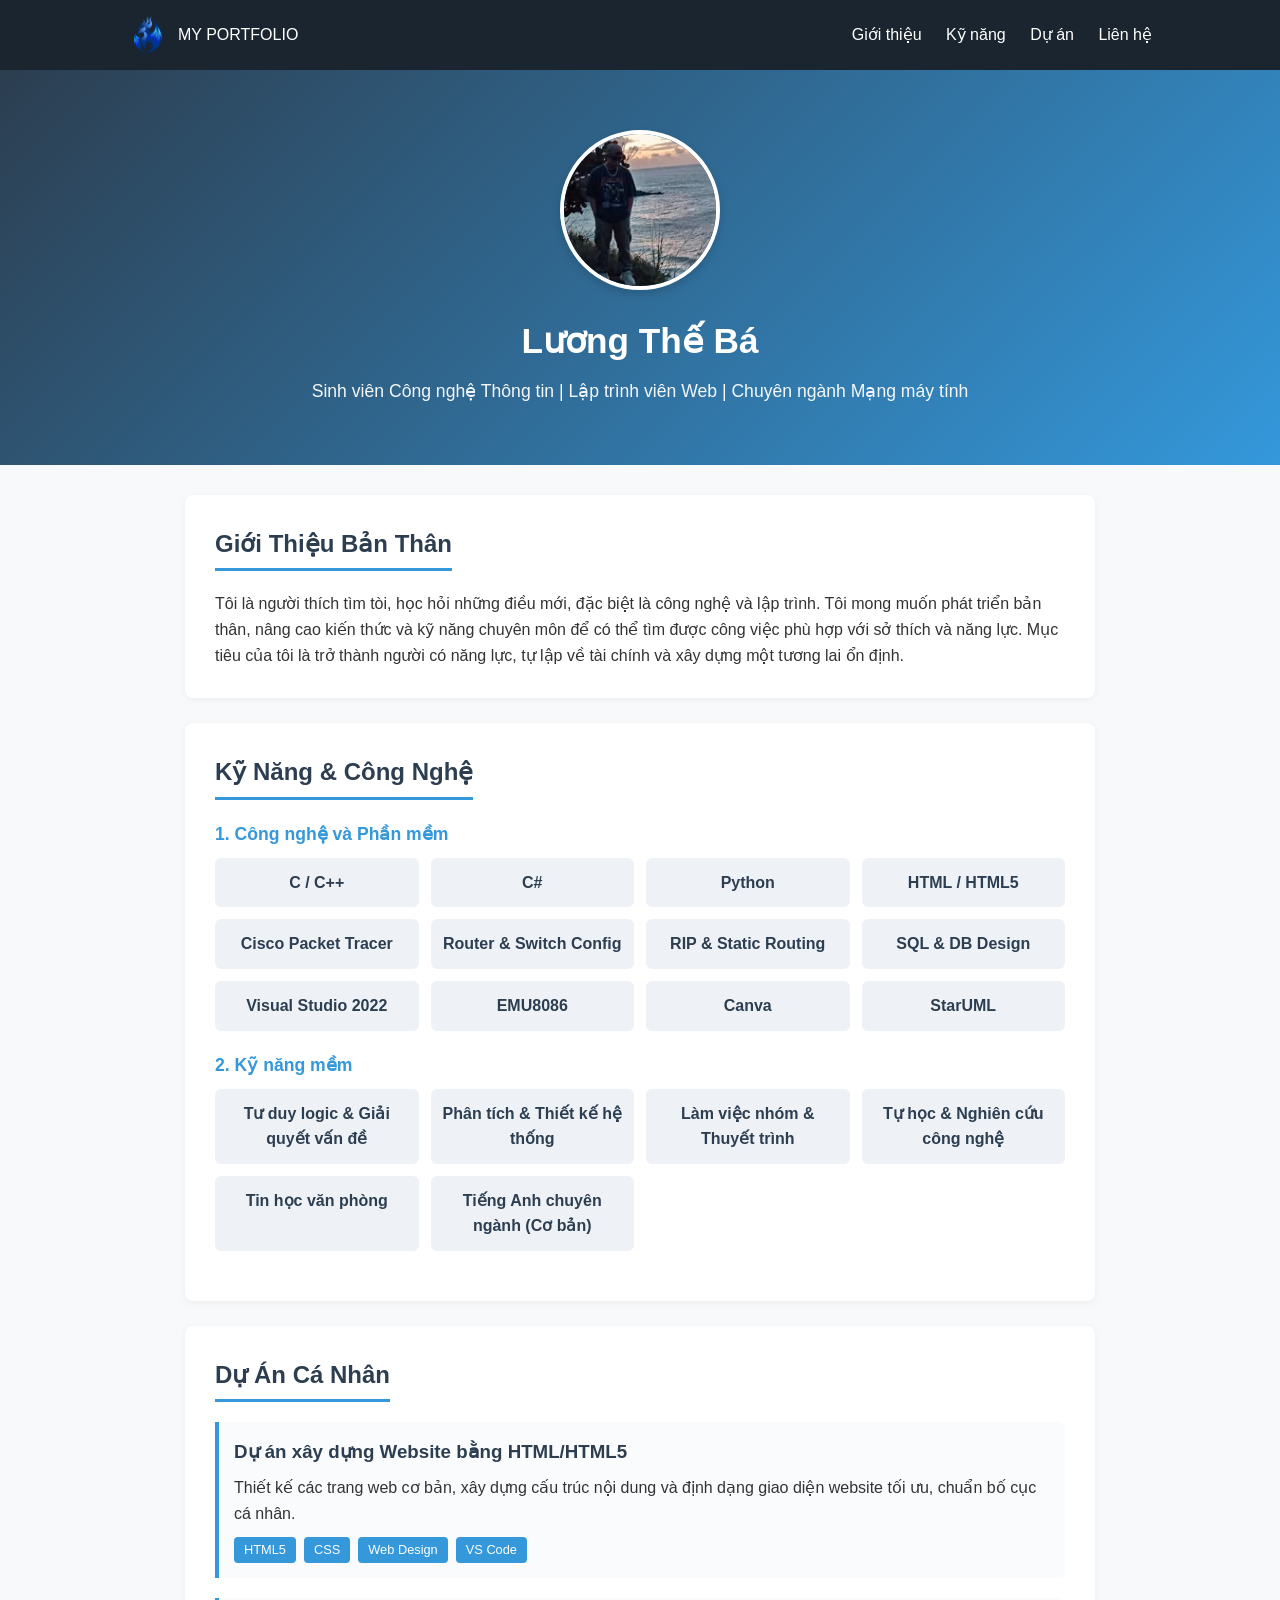
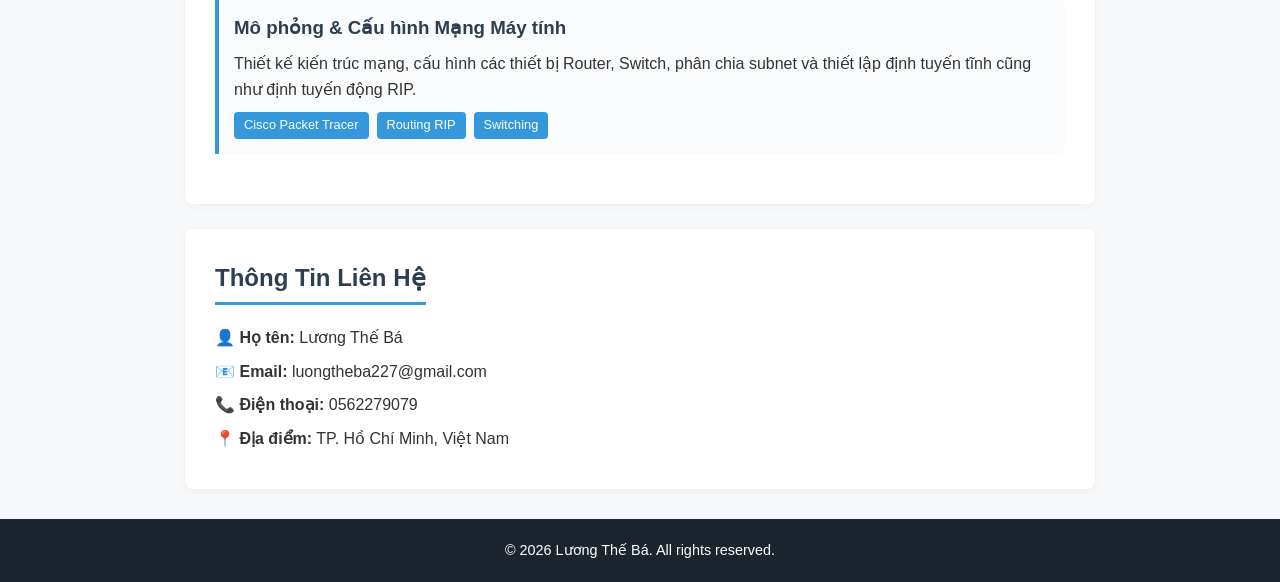
<file: CV-LuongTheBa/index.html>
<!DOCTYPE html>
<html lang="vi">
<head>
    <meta charset="UTF-8">
    <meta name="viewport" content="width=device-width, initial-scale=1.0">
    <title>Portfolio - Lương Thế Bá</title>
    <style>
        * {
            box-sizing: border-box;
            margin: 0;
            padding: 0;
        }
        body {
            font-family: 'Segoe UI', Tahoma, Geneva, Verdana, sans-serif;
            line-height: 1.6;
            color: #333;
            background-color: #f8f9fa;
        }
        header {
            background-color: #1a252f;
            color: #fff;
            padding: 15px 10%;
            display: flex;
            justify-content: space-between;
            align-items: center;
            position: sticky;
            top: 0;
            z-index: 100;
        }
        .logo-container {
            display: flex;
            align-items: center;
            gap: 10px;
        }
        .logo-container img {
            width: 40px;
            height: 40px;
            border-radius: 50%;
            object-fit: cover;
        }
        nav a {
            color: #fff;
            text-decoration: none;
            margin-left: 20px;
            font-weight: 500;
        }
        nav a:hover {
            color: #3498db;
        }
        .hero {
            background: linear-gradient(135deg, #2c3e50, #3498db);
            color: #fff;
            text-align: center;
            padding: 60px 20px;
        }
        .avatar {
            width: 160px;
            height: 160px;
            border-radius: 50%;
            object-fit: cover;
            border: 4px solid #fff;
            margin-bottom: 15px;
            box-shadow: 0 4px 10px rgba(0,0,0,0.15);
        }
        .hero h1 { 
            font-size: 2.2rem; 
            margin-bottom: 8px; 
        }
        .hero p { 
            font-size: 1.1rem; 
            opacity: 0.95; 
        }

        .container {
            max-width: 950px;
            margin: 30px auto;
            padding: 0 20px;
        }
        section {
            background: #fff;
            padding: 30px;
            margin-bottom: 25px;
            border-radius: 8px;
            box-shadow: 0 2px 8px rgba(0,0,0,0.05);
        }
        h2 {
            color: #2c3e50;
            border-bottom: 3px solid #3498db;
            display: inline-block;
            padding-bottom: 5px;
            margin-bottom: 20px;
        }
        .skill-group {
            margin-bottom: 20px;
        }
        .skill-group h3 {
            color: #3498db;
            margin-bottom: 10px;
            font-size: 1.1rem;
        }
        .skills-grid {
            display: grid;
            grid-template-columns: repeat(auto-fit, minmax(180px, 1fr));
            gap: 12px;
        }
        .skill-card {
            background: #eef2f7;
            padding: 12px;
            border-radius: 6px;
            text-align: center;
            font-weight: 600;
            color: #2c3e50;
        }
        .project-card {
            border-left: 4px solid #3498db;
            padding-left: 15px;
            margin-bottom: 20px;
            background: #fafbfc;
            padding: 15px;
            border-radius: 0 6px 6px 0;
        }
        .project-card h3 { 
            color: #2c3e50; 
            margin-bottom: 8px;
        }
        .tags {
            margin-top: 10px;
            display: flex;
            flex-wrap: wrap;
            gap: 8px;
        }
        .tag {
            background: #3498db;
            color: #fff;
            padding: 3px 10px;
            font-size: 0.8rem;
            border-radius: 4px;
        }
        .contact-info p {
            margin-bottom: 8px;
            font-size: 1rem;
        }
        footer {
            text-align: center;
            padding: 20px;
            background: #1a252f;
            color: #fff;
            font-size: 0.9rem;
        }
    </style>
</head>
<body>

    <header>
        <div class="logo-container">
            <img src="logo.avif" alt="Logo">
            <span>MY PORTFOLIO</span>
        </div>
        <nav>
            <a href="#about">Giới thiệu</a>
            <a href="#skills">Kỹ năng</a>
            <a href="#projects">Dự án</a>
            <a href="#contact">Liên hệ</a>
        </nav>
    </header>

    <div class="hero">
        <img src="avatar.jpg" alt="Lương Thế Bá" class="avatar">
        <h1>Lương Thế Bá</h1>
        <p>Sinh viên Công nghệ Thông tin | Lập trình viên Web | Chuyên ngành Mạng máy tính</p>
    </div>

    <div class="container">

        <section id="about">
            <h2>Giới Thiệu Bản Thân</h2>
            <p>Tôi là người thích tìm tòi, học hỏi những điều mới, đặc biệt là công nghệ và lập trình. Tôi mong muốn phát triển bản thân, nâng cao kiến thức và kỹ năng chuyên môn để có thể tìm được công việc phù hợp với sở thích và năng lực. Mục tiêu của tôi là trở thành người có năng lực, tự lập về tài chính và xây dựng một tương lai ổn định.</p>
        </section>

        <section id="skills">
            <h2>Kỹ Năng & Công Nghệ</h2>
            
            <div class="skill-group">
                <h3>1. Công nghệ và Phần mềm</h3>
                <div class="skills-grid">
                    <div class="skill-card">C / C++</div>
                    <div class="skill-card">C#</div>
                    <div class="skill-card">Python</div>
                    <div class="skill-card">HTML / HTML5</div>
                    <div class="skill-card">Cisco Packet Tracer</div>
                    <div class="skill-card">Router & Switch Config</div>
                    <div class="skill-card">RIP & Static Routing</div>
                    <div class="skill-card">SQL & DB Design</div>
                    <div class="skill-card">Visual Studio 2022</div>
                    <div class="skill-card">EMU8086</div>
                    <div class="skill-card">Canva</div>
                    <div class="skill-card">StarUML</div>
                </div>
            </div>

            <div class="skill-group">
                <h3>2. Kỹ năng mềm</h3>
                <div class="skills-grid">
                    <div class="skill-card">Tư duy logic & Giải quyết vấn đề</div>
                    <div class="skill-card">Phân tích & Thiết kế hệ thống</div>
                    <div class="skill-card">Làm việc nhóm & Thuyết trình</div>
                    <div class="skill-card">Tự học & Nghiên cứu công nghệ</div>
                    <div class="skill-card">Tin học văn phòng</div>
                    <div class="skill-card">Tiếng Anh chuyên ngành (Cơ bản)</div>
                </div>
            </div>
        </section>

        <section id="projects">
            <h2>Dự Án Cá Nhân</h2>

            <div class="project-card">
                <h3>Dự án xây dựng Website bằng HTML/HTML5</h3>
                <p>Thiết kế các trang web cơ bản, xây dựng cấu trúc nội dung và định dạng giao diện website tối ưu, chuẩn bố cục cá nhân.</p>
                <div class="tags">
                    <span class="tag">HTML5</span>
                    <span class="tag">CSS</span>
                    <span class="tag">Web Design</span>
                    <span class="tag">VS Code</span>
                </div>
            </div>

            <div class="project-card">
                <h3>Mô phỏng & Cấu hình Mạng Máy tính</h3>
                <p>Thiết kế kiến trúc mạng, cấu hình các thiết bị Router, Switch, phân chia subnet và thiết lập định tuyến tĩnh cũng như định tuyến động RIP.</p>
                <div class="tags">
                    <span class="tag">Cisco Packet Tracer</span>
                    <span class="tag">Routing RIP</span>
                    <span class="tag">Switching</span>
                </div>
            </div>
        </section>

        <section id="contact">
            <h2>Thông Tin Liên Hệ</h2>
            <div class="contact-info">
                <p>👤 <strong>Họ tên:</strong> Lương Thế Bá</p>
                <p>📧 <strong>Email:</strong> luongtheba227@gmail.com</p>
                <p>📞 <strong>Điện thoại:</strong> 0562279079</p>
                <p>📍 <strong>Địa điểm:</strong> TP. Hồ Chí Minh, Việt Nam</p>
            </div>
        </section>
    </div>

    <footer>
        <p>&copy; 2026 Lương Thế Bá. All rights reserved.</p>
    </footer>

</body>
</html>
</file>
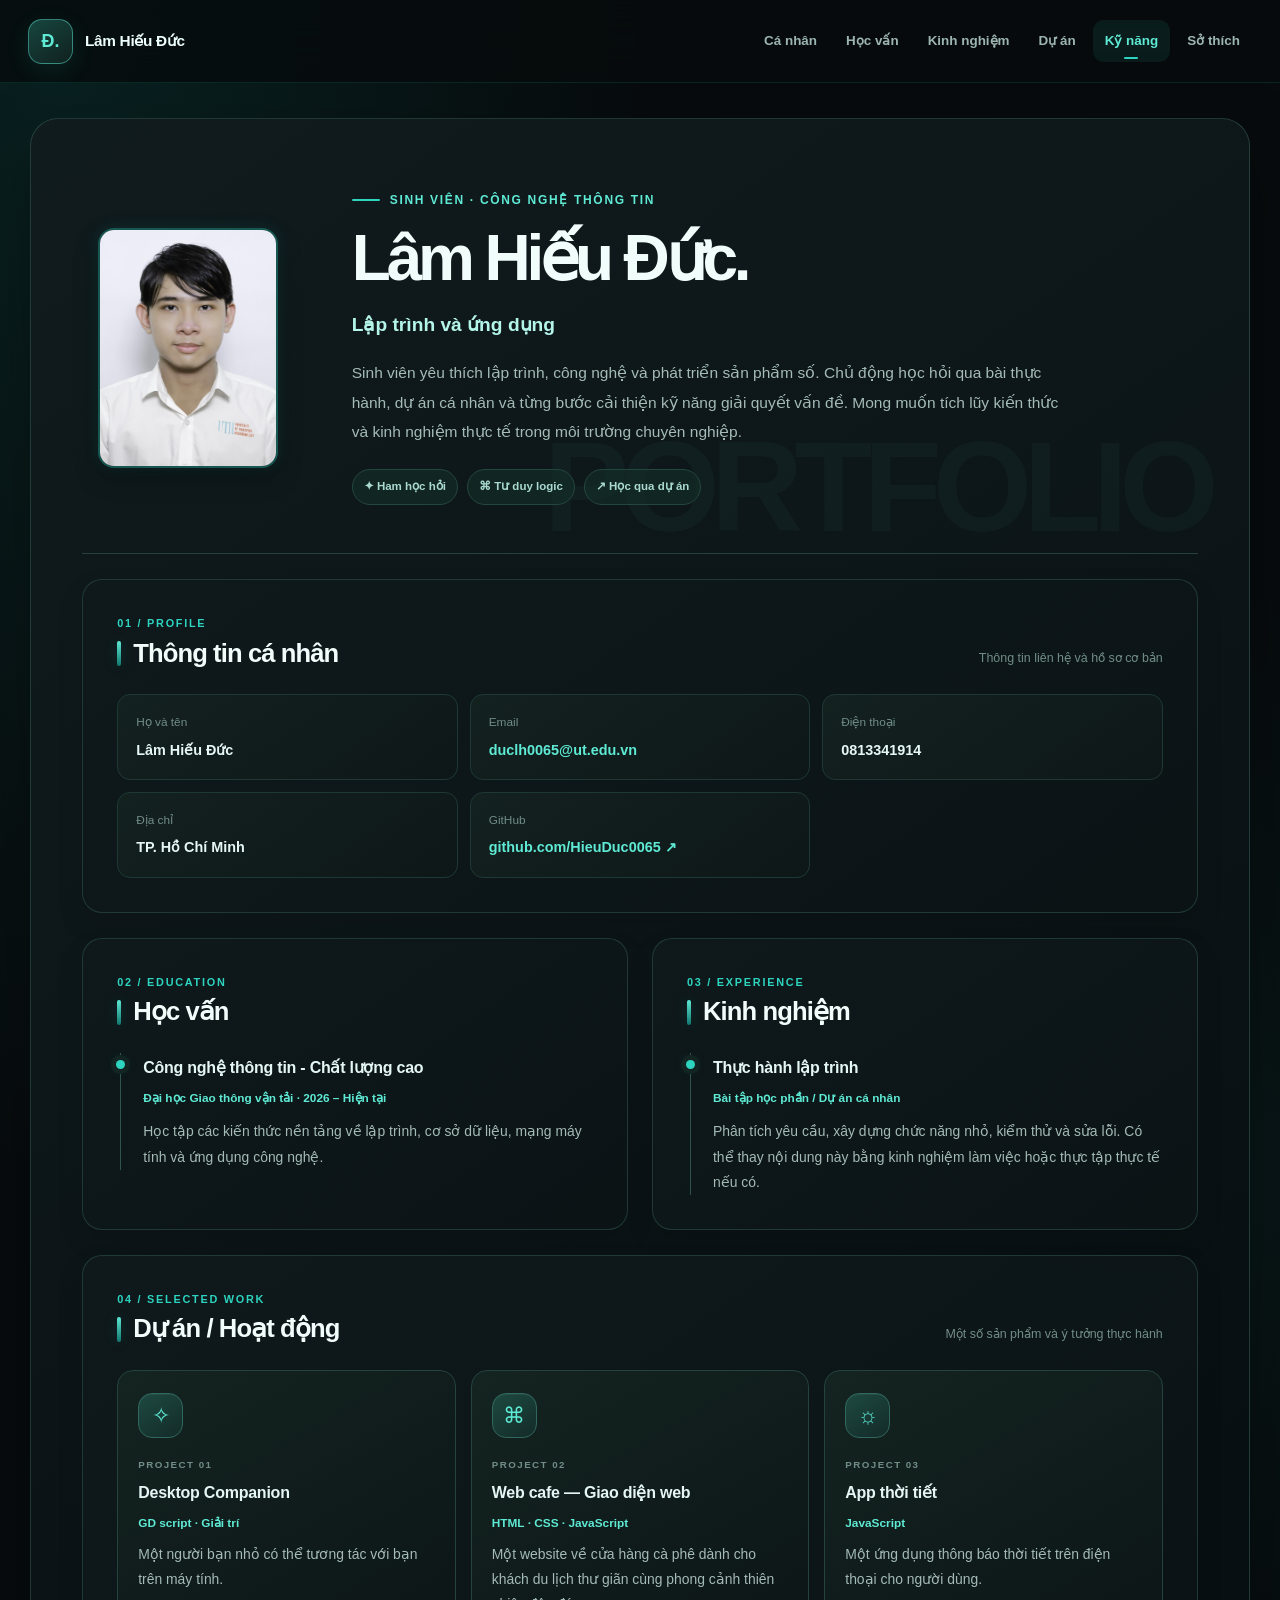
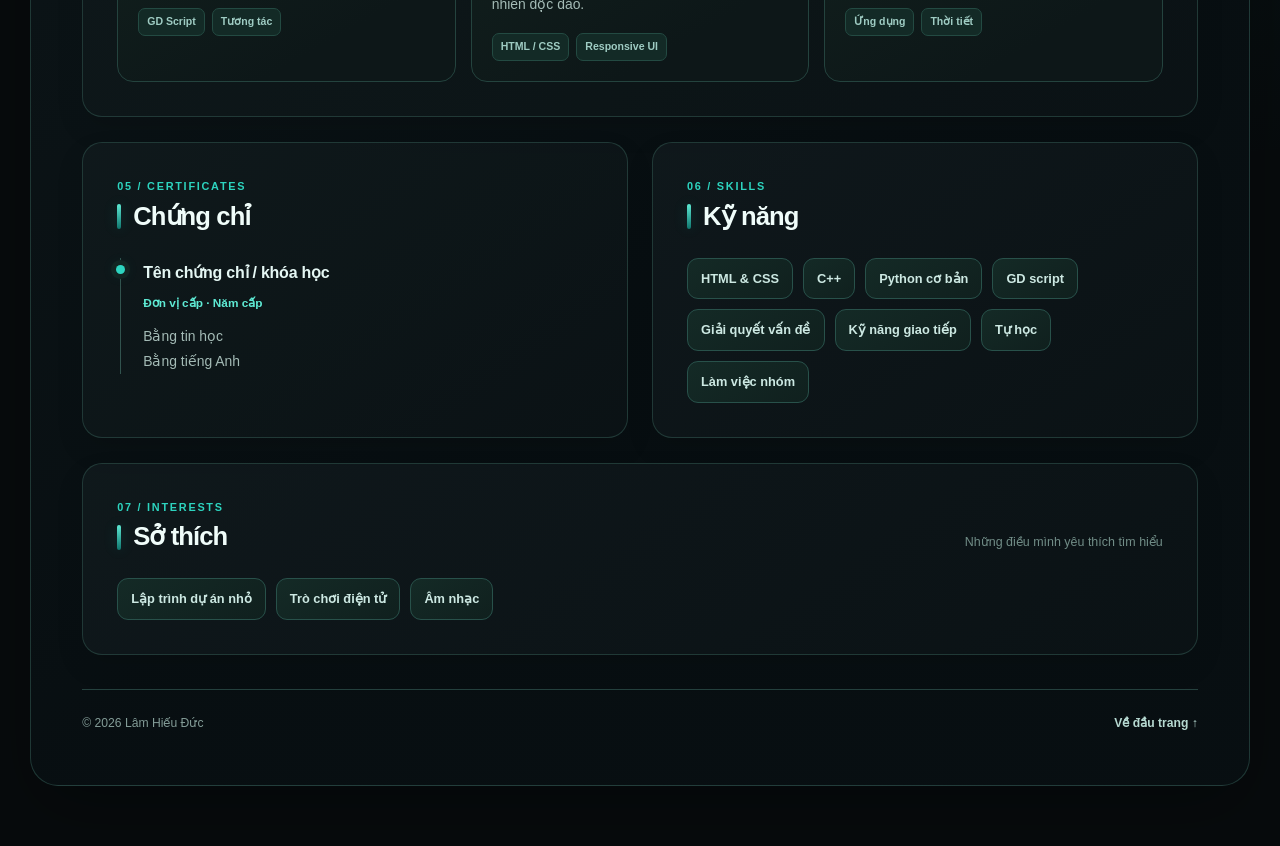
<file: CV-Lâm Hiếu Đức/index.html>
<!DOCTYPE html>
<html lang="vi">
<head>
    <meta charset="UTF-8">
    <meta name="viewport" content="width=device-width, initial-scale=1.0">
    <meta name="description" content="CV cá nhân của Lâm Hiếu Đức">
    <title>CV cá nhân - Lâm Hiếu Đức</title>
    <link rel="stylesheet" href="style.css">
</head>
<body>
    <nav class="site-nav" aria-label="Điều hướng CV">
        <div class="nav-inner">
            <a class="nav-brand" href="#top" aria-label="Về đầu trang">
                <span class="brand-mark">Đ.</span>
                <span class="brand-copy"><strong>Lâm Hiếu Đức</strong></span>
            </a>
            <button class="menu-toggle" id="menuToggle" type="button" aria-label="Mở menu" aria-expanded="false">
                <span></span><span></span><span></span>
            </button>
            <div class="nav-links" id="navLinks">
                <a href="#personal" class="active">Cá nhân</a>
                <a href="#education">Học vấn</a>
                <a href="#experience">Kinh nghiệm</a>
                <a href="#projects">Dự án</a>
                <a href="#skills">Kỹ năng</a>
                <a href="#interests">Sở thích</a>
            </div>
        </div>
    </nav>

    <main class="cv" id="top">
        <header class="profile-header" id="intro">
            <div class="profile-visual">
                <img src="profile.jpg" alt="Ảnh cá nhân Lâm Hiếu Đức" class="profile-avatar">
            </div>
            <div class="profile-intro">
                <p class="eyebrow"><span class="eyebrow-line"></span> SINH VIÊN · CÔNG NGHỆ THÔNG TIN</p>
                <h1>Lâm Hiếu Đức.</h1>
                <p class="job-title">Lập trình và ứng dụng</p>
                <p class="intro">Sinh viên yêu thích lập trình, công nghệ và phát triển sản phẩm số. Chủ động học hỏi qua bài thực hành, dự án cá nhân và từng bước cải thiện kỹ năng giải quyết vấn đề. Mong muốn tích lũy kiến thức và kinh nghiệm thực tế trong môi trường chuyên nghiệp.</p>
                <div class="hero-tags"><span>✦ Ham học hỏi</span><span>⌘ Tư duy logic</span><span>↗ Học qua dự án</span></div>
            </div>
            <div class="hero-watermark" aria-hidden="true">PORTFOLIO</div>
        </header>

        <section class="section section-panel" id="personal">
            <div class="section-heading"><div><p class="section-kicker">01 / PROFILE</p><h2>Thông tin cá nhân</h2></div><p class="section-note">Thông tin liên hệ và hồ sơ cơ bản</p></div>
            <dl class="info-grid">
                <div class="info-item"><dt>Họ và tên</dt><dd>Lâm Hiếu Đức</dd></div>
                <div class="info-item"><dt>Email</dt><dd><a class="accent-text" href="mailto:duclh0065@ut.edu.vn">duclh0065@ut.edu.vn</a></dd></div>
                <div class="info-item"><dt>Điện thoại</dt><dd><a href="tel:0813341914">0813341914</a></dd></div>
                <div class="info-item"><dt>Địa chỉ</dt><dd>TP. Hồ Chí Minh</dd></div>
                <div class="info-item info-item-wide"><dt>GitHub</dt><dd><a class="accent-text" href="https://github.com/HieuDuc0065" target="_blank" rel="noreferrer">github.com/HieuDuc0065 ↗</a></dd></div>
            </dl>
        </section>

        <div class="two-columns">
            <section class="section section-panel" id="education">
                <div class="section-heading"><div><p class="section-kicker">02 / EDUCATION</p><h2>Học vấn</h2></div></div>
                <article class="timeline-entry">
                    <span class="timeline-marker" aria-hidden="true"></span>
                    <h3>Công nghệ thông tin - Chất lượng cao</h3>
                    <p class="meta">Đại học Giao thông vận tải · 2026 – Hiện tại</p>
                    <p>Học tập các kiến thức nền tảng về lập trình, cơ sở dữ liệu, mạng máy tính và ứng dụng công nghệ.</p>
                </article>
            </section>
            <section class="section section-panel" id="experience">
                <div class="section-heading"><div><p class="section-kicker">03 / EXPERIENCE</p><h2>Kinh nghiệm</h2></div></div>
                <article class="timeline-entry">
                    <span class="timeline-marker" aria-hidden="true"></span>
                    <h3>Thực hành lập trình</h3>
                    <p class="meta">Bài tập học phần / Dự án cá nhân</p>
                    <p>Phân tích yêu cầu, xây dựng chức năng nhỏ, kiểm thử và sửa lỗi. Có thể thay nội dung này bằng kinh nghiệm làm việc hoặc thực tập thực tế nếu có.</p>
                </article>
            </section>
        </div>

        <section class="section section-panel" id="projects">
            <div class="section-heading"><div><p class="section-kicker">04 / SELECTED WORK</p><h2>Dự án / Hoạt động</h2></div><p class="section-note">Một số sản phẩm và ý tưởng thực hành</p></div>
            <div class="project-grid">
                <article class="timeline-entry project-card">
                    <div class="project-icon" aria-hidden="true">✧</div><p class="project-index">PROJECT 01</p>
                    <h3>Desktop Companion</h3>
                    <p class="meta">GD script · Giải trí</p>
                    <p>Một người bạn nhỏ có thể tương tác với bạn trên máy tính.</p>
                    <div class="project-tags"><span>GD Script</span><span>Tương tác</span></div>
                </article>
                <article class="timeline-entry project-card">
                    <div class="project-icon" aria-hidden="true">⌘</div><p class="project-index">PROJECT 02</p>
                    <h3>Web cafe — Giao diện web</h3>
                    <p class="meta">HTML · CSS · JavaScript</p>
                    <p>Một website về cửa hàng cà phê dành cho khách du lịch thư giãn cùng phong cảnh thiên nhiên độc đáo.</p>
                    <div class="project-tags"><span>HTML / CSS</span><span>Responsive UI</span></div>
                </article>
                <article class="timeline-entry project-card">
                    <div class="project-icon" aria-hidden="true">☼</div><p class="project-index">PROJECT 03</p>
                    <h3>App thời tiết</h3>
                    <p class="meta">JavaScript</p>
                    <p>Một ứng dụng thông báo thời tiết trên điện thoại cho người dùng.</p>
                    <div class="project-tags"><span>Ứng dụng</span><span>Thời tiết</span></div>
                </article>
            </div>
        </section>

        <div class="two-columns">
            <section class="section section-panel" id="certificates">
                <div class="section-heading"><div><p class="section-kicker">05 / CERTIFICATES</p><h2>Chứng chỉ</h2></div></div>
                <article class="timeline-entry">
                    <span class="timeline-marker" aria-hidden="true"></span>
                    <h3>Tên chứng chỉ / khóa học</h3>
                    <p class="meta">Đơn vị cấp · Năm cấp</p>
                    <p>Bằng tin học</p><p>Bằng tiếng Anh</p>
                </article>
            </section>
            <section class="section section-panel" id="skills">
                <div class="section-heading"><div><p class="section-kicker">06 / SKILLS</p><h2>Kỹ năng</h2></div></div>
                <div class="tag-list">
                    <span class="tag">HTML & CSS</span><span class="tag">C++</span><span class="tag">Python cơ bản</span><span class="tag">GD script</span><span class="tag">Giải quyết vấn đề</span><span class="tag">Kỹ năng giao tiếp</span><span class="tag">Tự học</span><span class="tag">Làm việc nhóm</span>
                </div>
            </section>
        </div>

        <section class="section section-panel" id="interests">
            <div class="section-heading"><div><p class="section-kicker">07 / INTERESTS</p><h2>Sở thích</h2></div><p class="section-note">Những điều mình yêu thích tìm hiểu</p></div>
            <div class="tag-list"><span class="tag">Lập trình dự án nhỏ</span><span class="tag">Trò chơi điện tử</span><span class="tag">Âm nhạc</span></div>
        </section>

        <footer class="cv-footer">
            <span>© <span id="year"></span> Lâm Hiếu Đức</span>
            <a href="#top">Về đầu trang ↑</a>
        </footer>
    </main>

    <script>
        (() => {
            const year = new Date().getFullYear();
            const yearEl = document.getElementById("year");
            if (yearEl) yearEl.textContent = year;

            const menuToggle = document.getElementById("menuToggle");
            const navLinks = document.getElementById("navLinks");
            const links = [...navLinks.querySelectorAll("a")];
            const closeMenu = () => {
                navLinks.classList.remove("open");
                menuToggle.setAttribute("aria-expanded", "false");
                menuToggle.setAttribute("aria-label", "Mở menu");
            };
            menuToggle.addEventListener("click", () => {
                const opened = navLinks.classList.toggle("open");
                menuToggle.setAttribute("aria-expanded", String(opened));
                menuToggle.setAttribute("aria-label", opened ? "Đóng menu" : "Mở menu");
            });
            links.forEach(link => link.addEventListener("click", closeMenu));

            if ("IntersectionObserver" in window) {
                const observer = new IntersectionObserver(entries => {
                    entries.forEach(entry => {
                        if (entry.isIntersecting) {
                            links.forEach(link => link.classList.toggle("active", link.getAttribute("href") === `#${entry.target.id}`));
                        }
                    });
                }, { rootMargin: "-25% 0px -60% 0px", threshold: 0 });
                links.forEach(link => {
                    const section = document.querySelector(link.getAttribute("href"));
                    if (section) observer.observe(section);
                });
            }

            const revealTargets = document.querySelectorAll(".section-panel, .profile-header, .project-card");
            if ("IntersectionObserver" in window && !window.matchMedia("(prefers-reduced-motion: reduce)").matches) {
                const revealObserver = new IntersectionObserver(entries => {
                    entries.forEach(entry => {
                        if (entry.isIntersecting) {
                            entry.target.classList.add("is-visible");
                            revealObserver.unobserve(entry.target);
                        }
                    });
                }, { threshold: 0.08 });
                revealTargets.forEach(item => {
                    item.classList.add("reveal");
                    revealObserver.observe(item);
                });
            }
        })();
    </script>
</body>
</html>
</file>
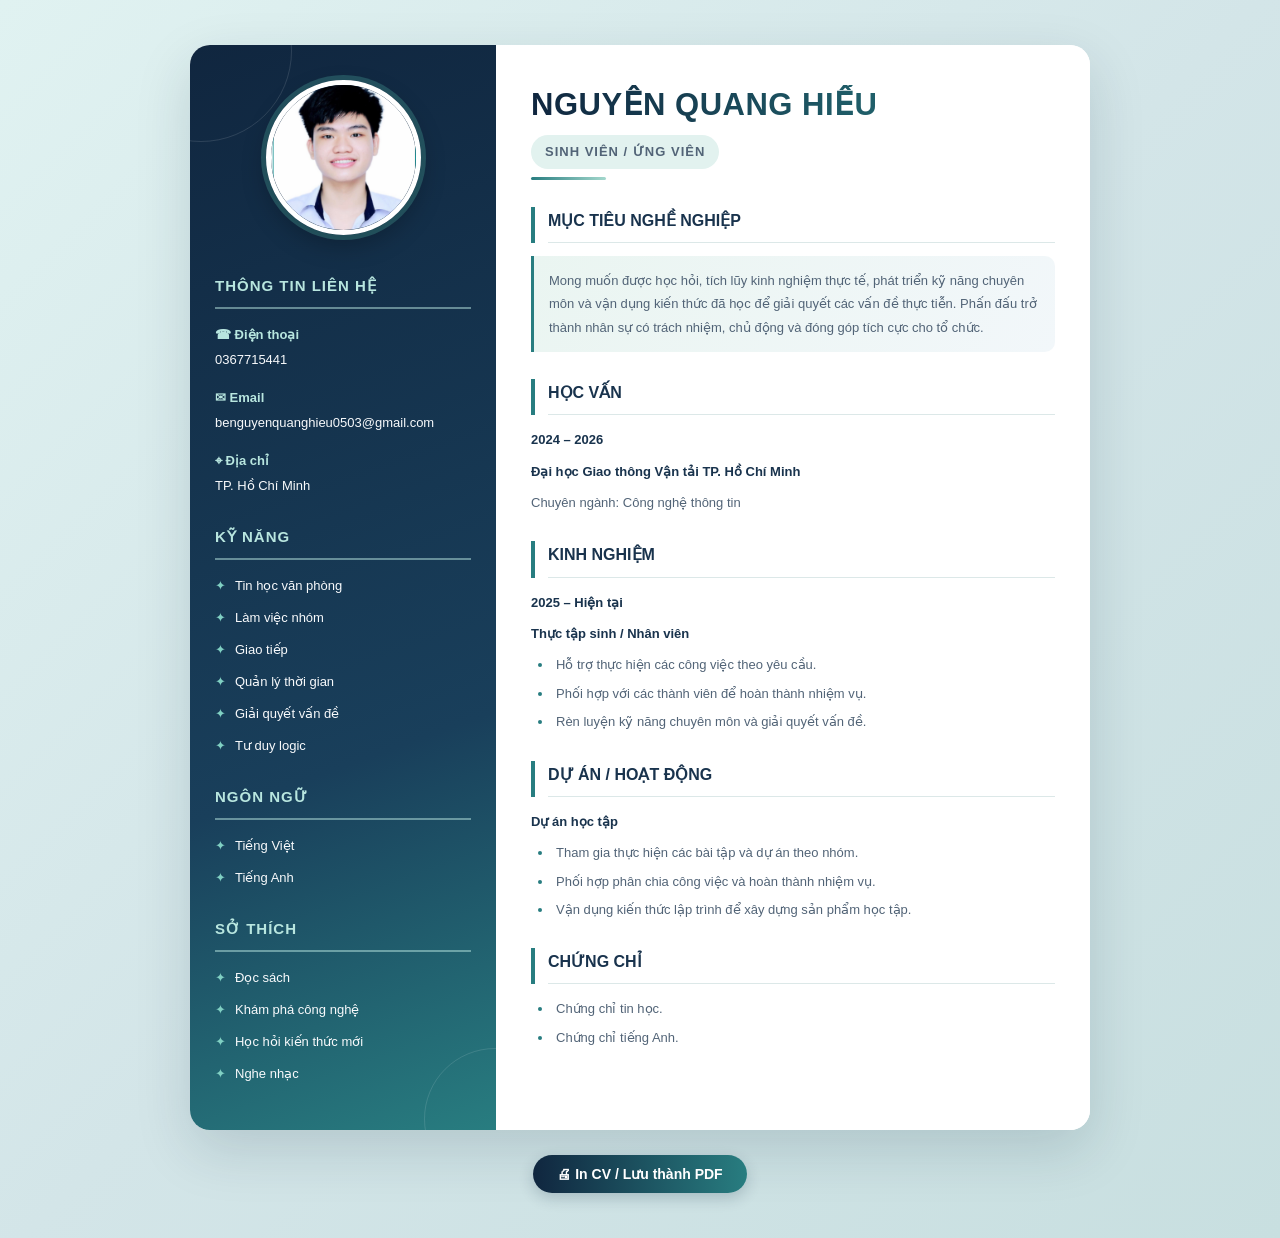
<file: anwar-vanilla-portfolio/CV-Nguyễn Quang Hiếu/CV-Cá Nhân.html>
<!DOCTYPE html>
<html lang="vi">
<head>
    <meta charset="UTF-8">
    <meta name="viewport" content="width=device-width, initial-scale=1.0">
    <title>CV Cá Nhân - Nguyễn Quang Hiếu</title>

    <link rel="stylesheet" href="CV-Cá Nhân.css">
</head>

<body>

    <div class="cv">

        <div class="left">

            <div class="avatar">
                <img src="Ảnh chụp màn hình 2026-10-09 205013.png"
                     alt="Ảnh đại diện Nguyễn Quang Hiếu">
            </div>

            <h2>THÔNG TIN LIÊN HỆ</h2>

            <div class="info">
                <p>
                    <b>☎ Điện thoại</b><br>
                    0367715441
                </p>

                <p>
                    <b>✉ Email</b><br>
                    benguyenquanghieu0503@gmail.com
                </p>

                <p>
                    <b>⌖ Địa chỉ</b><br>
                    TP. Hồ Chí Minh
                </p>
            </div>

            <h2>KỸ NĂNG</h2>

            <ul>
                <li>Tin học văn phòng</li>
                <li>Làm việc nhóm</li>
                <li>Giao tiếp</li>
                <li>Quản lý thời gian</li>
                <li>Giải quyết vấn đề</li>
                <li>Tư duy logic</li>
            </ul>

            <h2>NGÔN NGỮ</h2>

            <ul>
                <li>Tiếng Việt</li>
                <li>Tiếng Anh</li>
            </ul>

            <h2>SỞ THÍCH</h2>

            <ul>
                <li>Đọc sách</li>
                <li>Khám phá công nghệ</li>
                <li>Học hỏi kiến thức mới</li>
                <li>Nghe nhạc</li>
            </ul>

        </div>

        <div class="right">

            <h1 class="name">NGUYỄN QUANG HIẾU</h1>

            <p class="job">SINH VIÊN / ỨNG VIÊN</p>

            <hr class="divider">

            <h2>MỤC TIÊU NGHỀ NGHIỆP</h2>

            <div class="highlight">
                <p>
                    Mong muốn được học hỏi, tích lũy kinh nghiệm thực tế,
                    phát triển kỹ năng chuyên môn và vận dụng kiến thức
                    đã học để giải quyết các vấn đề thực tiễn.
                    Phấn đấu trở thành nhân sự có trách nhiệm,
                    chủ động và đóng góp tích cực cho tổ chức.
                </p>
            </div>

            <h2>HỌC VẤN</h2>

            <p><b>2024 – 2026</b></p>
            <p><b>Đại học Giao thông Vận tải TP. Hồ Chí Minh</b></p>
            <p>Chuyên ngành: Công nghệ thông tin</p>

            <h2>KINH NGHIỆM</h2>

            <p><b>2025 – Hiện tại</b></p>
            <p><b>Thực tập sinh / Nhân viên</b></p>

            <ul>
                <li>Hỗ trợ thực hiện các công việc theo yêu cầu.</li>
                <li>Phối hợp với các thành viên để hoàn thành nhiệm vụ.</li>
                <li>Rèn luyện kỹ năng chuyên môn và giải quyết vấn đề.</li>
            </ul>

            <h2>DỰ ÁN / HOẠT ĐỘNG</h2>

            <p><b>Dự án học tập</b></p>

            <ul>
                <li>Tham gia thực hiện các bài tập và dự án theo nhóm.</li>
                <li>Phối hợp phân chia công việc và hoàn thành nhiệm vụ.</li>
                <li>Vận dụng kiến thức lập trình để xây dựng sản phẩm học tập.</li>
            </ul>

            <h2>CHỨNG CHỈ</h2>

            <ul>
                <li>Chứng chỉ tin học.</li>
                <li>Chứng chỉ tiếng Anh.</li>
            </ul>

        </div>

    </div>

    <button class="print-btn" onclick="window.print()">
        🖨 In CV / Lưu thành PDF
    </button>

</body>
</html>
</file>
<file: CV-Lâm Hiếu Đức/style.css>
/* CV cá nhân - Teal / Black, bố cục rộng và responsive */
:root {
    color-scheme: dark;
    --teal: #2dd4bf;
    --teal-bright: #5eead4;
    --teal-dark: #0f766e;
    --black: #070b0d;
    --surface: #10191c;
    --surface-raised: #132221;
    --border: #25413e;
    --text: #e8f2f1;
    --muted: #a4bbb6;
    --subtle: #718d87;
    --shadow: 0 24px 70px rgb(0 0 0 / 28%);
}

* { box-sizing: border-box; }
html { scroll-behavior: smooth; scroll-padding-top: 100px; }
body {
    margin: 0;
    min-height: 100vh;
    font-family: Inter, "Segoe UI", Arial, Helvetica, sans-serif;
    background:
        radial-gradient(ellipse at 5% 0%, rgb(20 184 166 / 13%), transparent 34%),
        radial-gradient(ellipse at 95% 48%, rgb(13 148 136 / 8%), transparent 33%),
        #070b0d;
    color: var(--text);
    line-height: 1.7;
    -webkit-font-smoothing: antialiased;
}
a { color: inherit; text-decoration: none; }
button, a { -webkit-tap-highlight-color: transparent; }
button { font: inherit; }
a:focus-visible, button:focus-visible { outline: 3px solid var(--teal-bright); outline-offset: 4px; }
::selection { background: var(--teal); color: #04110f; }

.site-nav {
    position: sticky;
    z-index: 50;
    top: 0;
    border-bottom: 1px solid rgb(45 212 191 / 13%);
    background: rgb(7 11 13 / 83%);
    backdrop-filter: blur(20px);
    -webkit-backdrop-filter: blur(20px);
}
.nav-inner {
    width: min(1280px, calc(100% - 56px));
    min-height: 82px;
    margin: auto;
    display: flex;
    justify-content: space-between;
    align-items: center;
    gap: 28px;
}
.nav-brand { display: inline-flex; align-items: center; gap: 12px; flex: 0 0 auto; }
.brand-mark {
    display: grid;
    place-items: center;
    width: 45px;
    height: 45px;
    border: 1px solid rgb(94 234 212 / 45%);
    border-radius: 14px;
    background: linear-gradient(145deg, #17463f, #10211f);
    color: var(--teal-bright);
    font-size: 1.12rem;
    font-weight: 900;
    box-shadow: 0 7px 24px rgb(45 212 191 / 10%);
}
.brand-copy { display: grid; line-height: 1.25; }
.brand-copy strong { color: #edfffc; font-size: .96rem; letter-spacing: -.02em; }
.nav-links { display: flex; align-items: center; justify-content: flex-end; gap: 5px; }
.nav-links a {
    position: relative;
    padding: 10px 12px;
    border-radius: 11px;
    color: #9db5b0;
    font-size: .84rem;
    font-weight: 650;
    white-space: nowrap;
    transition: color .25s ease, background .25s ease, transform .25s ease;
}
.nav-links a:hover, .nav-links a.active { color: var(--teal-bright); background: rgb(45 212 191 / 9%); }
.nav-links a.active::after {
    position: absolute;
    content: "";
    bottom: 3px;
    left: 50%;
    width: 14px;
    height: 2px;
    border-radius: 8px;
    background: var(--teal);
    transform: translateX(-50%);
}
.menu-toggle { display: none; }

.cv {
    width: min(1220px, calc(100% - 56px));
    margin: 35px auto 60px;
    padding: clamp(24px, 4vw, 54px);
    border: 1px solid rgb(62 113 104 / 42%);
    border-radius: 28px;
    background: linear-gradient(145deg, rgb(17 28 31 / 98%), rgb(8 15 18 / 98%) 72%);
    box-shadow: var(--shadow);
    overflow: hidden;
}

.profile-header {
    position: relative;
    isolation: isolate;
    display: grid;
    /* Thu nhỏ cột chứa ảnh để cân đối hơn */
    grid-template-columns: minmax(160px, .45fr) minmax(0, 1.8fr);
    align-items: center;
    gap: clamp(28px, 5vw, 58px);
    min-height: 300px;
    padding: 20px 0 48px;
    border-bottom: 1px solid var(--border);
}
.profile-visual {
    position: relative;
    display: grid;
    place-items: center;
    aspect-ratio: 3 / 4;
    width: 100%;
    max-width: 180px; /* Đã thu nhỏ kích thước ảnh cá nhân */
    margin: 0 auto;
    border: 2px solid rgb(45 212 191 / 35%);
    border-radius: 16px;
    overflow: hidden;
    box-shadow: 0 10px 25px rgb(0 0 0 / 30%), 0 0 15px rgb(45 212 191 / 12%);
    background: #0b1417;
}
.profile-avatar {
    width: 100%;
    height: 100%;
    object-fit: cover;
    object-position: center;
    display: block;
}

.profile-intro { position: relative; z-index: 2; }
.eyebrow { display: flex; align-items: center; gap: 10px; margin: 0 0 14px; color: var(--teal-bright); font-size: .75rem; font-weight: 850; letter-spacing: .14em; }
.eyebrow-line { display: inline-block; width: 28px; height: 2px; border-radius: 2px; background: var(--teal); }
h1 { margin: 0; color: #f0fdfa; font-size: clamp(2.7rem, 5vw, 4.8rem); line-height: 1.06; letter-spacing: -.065em; }
.job-title { margin: 17px 0 16px; color: #b4f5e9; font-size: clamp(1rem, 1.5vw, 1.2rem); font-weight: 750; }
.intro { max-width: 720px; margin: 0; color: var(--muted); font-size: .97rem; line-height: 1.9; }
.hero-tags { display: flex; flex-wrap: wrap; gap: 9px; margin-top: 23px; }
.hero-tags span { padding: 7px 11px; border: 1px solid #25463f; border-radius: 100px; background: rgb(19 44 39 / 73%); color: #a9d9d0; font-size: .72rem; font-weight: 700; }
.hero-watermark { position: absolute; z-index: -1; right: -12px; bottom: 2px; color: rgb(94 234 212 / 4%); font-size: clamp(4rem, 10vw, 8.5rem); font-weight: 900; letter-spacing: -.07em; line-height: 1; pointer-events: none; }

.section { min-width: 0; padding-top: 30px; scroll-margin-top: 104px; }
.section-panel { margin-top: 25px; padding: clamp(22px, 3vw, 34px); border: 1px solid rgb(37 65 62 / 82%); border-radius: 20px; background: linear-gradient(145deg, rgb(16 25 28 / 94%), rgb(11 19 21 / 94%)); box-shadow: 0 12px 28px rgb(0 0 0 / 10%); transition: border-color .3s ease, box-shadow .3s ease, transform .3s ease; }
.section-panel:hover { border-color: rgb(45 212 191 / 40%); box-shadow: 0 18px 40px rgb(0 0 0 / 18%); }
.section-heading { display: flex; justify-content: space-between; align-items: end; gap: 20px; margin-bottom: 25px; }
.section-kicker { margin: 0 0 5px; color: var(--teal); font-size: .68rem; font-weight: 850; letter-spacing: .16em; }
.section h2 { display: flex; align-items: center; gap: 12px; margin: 0; color: #f0fdfa; font-size: clamp(1.35rem, 2vw, 1.72rem); letter-spacing: -.035em; line-height: 1.25; }
.section h2::before { content: ""; width: 4px; height: 25px; flex: 0 0 4px; border-radius: 5px; background: linear-gradient(var(--teal-bright), var(--teal-dark)); box-shadow: 0 0 14px rgb(45 212 191 / 19%); }
.section-note { margin: 0; color: var(--subtle); font-size: .78rem; text-align: right; }
.info-grid { display: grid; grid-template-columns: repeat(3, minmax(0, 1fr)); gap: 12px; margin: 0; }
.info-item { min-width: 0; padding: 17px 18px; border: 1px solid #1e3935; border-radius: 13px; background: linear-gradient(145deg, #13211f, #0e1718); transition: transform .22s ease, border-color .22s ease; }
.info-item:hover { transform: translateY(-3px); border-color: #34786e; }
.info-item dt { margin-bottom: 5px; color: var(--subtle); font-size: .74rem; }
.info-item dd { margin: 0; color: #e5f7f4; font-size: .9rem; font-weight: 650; overflow-wrap: anywhere; }
.info-item-wide { grid-column: span 1; }
.accent-text { color: var(--teal-bright); }
.info-item a:hover, .cv-footer a:hover { color: #fff; text-decoration: underline; text-decoration-color: var(--teal); text-underline-offset: 4px; }
.two-columns { display: grid; grid-template-columns: repeat(2, minmax(0, 1fr)); gap: 24px; align-items: stretch; }
.two-columns > .section-panel { height: calc(100% - 25px); }
.timeline-entry { position: relative; min-width: 0; margin: 0 0 18px 3px; padding: 1px 0 0 22px; border-left: 1px solid #31534e; break-inside: avoid; }
.timeline-entry:last-child { margin-bottom: 0; }
.timeline-marker { position: absolute; top: 7px; left: -5px; width: 9px; height: 9px; border-radius: 50%; background: var(--teal); box-shadow: 0 0 0 5px #122522, 0 0 15px rgb(45 212 191 / 20%); }
.timeline-entry h3 { margin: 0 0 7px; color: #e5f7f4; font-size: 1rem; letter-spacing: -.015em; }
.timeline-entry .meta { margin: 0 0 11px; color: var(--teal-bright); font-size: .74rem; font-weight: 750; }
.timeline-entry p:not(.meta):not(.project-index) { margin: 0; color: var(--muted); font-size: .87rem; line-height: 1.8; }
.project-grid { display: grid; grid-template-columns: repeat(3, minmax(0, 1fr)); gap: 15px; }
.project-card { min-height: 265px; margin: 0; padding: 22px 20px 20px; border: 1px solid #24433e; border-radius: 16px; background: linear-gradient(150deg, #142420, #0d1718 78%); transition: transform .28s ease, border-color .28s ease, box-shadow .28s ease; }
.project-card:hover { transform: translateY(-6px); border-color: #37877b; box-shadow: 0 18px 38px rgb(0 0 0 / 20%); }
.project-icon { display: grid; place-items: center; width: 45px; height: 45px; margin-bottom: 19px; border: 1px solid #30675e; border-radius: 14px; background: linear-gradient(145deg, #1d4941, #142b28); color: var(--teal-bright); font-size: 1.4rem; box-shadow: inset 0 1px rgb(255 255 255 / 5%); }
.project-index { margin: 0 0 5px; color: var(--subtle); font-size: .61rem; font-weight: 850; letter-spacing: .15em; }
.project-card h3 { font-size: 1rem; }
.project-card .meta { margin-bottom: 9px; }
.project-tags { display: flex; flex-wrap: wrap; gap: 7px; margin-top: 16px; }
.project-tags span { padding: 4px 8px; border-radius: 7px; background: #132a26; border: 1px solid #234a42; color: #9fccc3; font-size: .66rem; font-weight: 700; }
.tag-list { display: flex; flex-wrap: wrap; gap: 10px; }
.tag { display: inline-flex; align-items: center; padding: 9px 13px; border: 1px solid #28514a; border-radius: 11px; background: linear-gradient(145deg, #142a26, #10201e); color: #cce8e2; font-size: .8rem; font-weight: 650; transition: transform .22s ease, border-color .22s ease, background .22s ease; }
.tag:hover { transform: translateY(-3px); border-color: var(--teal); background: #193b35; }
.cv-footer { display: flex; align-items: center; justify-content: space-between; flex-wrap: wrap; gap: 12px; margin-top: 34px; padding-top: 23px; border-top: 1px solid var(--border); color: #839c97; font-size: .76rem; }
.cv-footer a { color: #b6d9d1; font-weight: 700; }

.reveal { opacity: 0; transform: translateY(18px); transition: opacity .65s ease, transform .65s ease; }
.reveal.is-visible { opacity: 1; transform: translateY(0); }
@media (prefers-reduced-motion: reduce) {
    *, *::before, *::after { scroll-behavior: auto !important; animation-duration: .01ms !important; transition-duration: .01ms !important; }
    .reveal { opacity: 1; transform: none; }
}

@media (max-width: 1080px) {
    .nav-inner { gap: 16px; width: min(100% - 36px, 1280px); }
    .nav-links { gap: 1px; }
    .nav-links a { padding-inline: 9px; font-size: .78rem; }
    .cv { width: calc(100% - 36px); }
    .profile-header { grid-template-columns: minmax(150px, .5fr) minmax(0, 1.5fr); gap: 34px; }
    .project-grid { grid-template-columns: repeat(2, minmax(0, 1fr)); }
    .project-card:last-child { grid-column: span 2; min-height: 220px; }
}
@media (max-width: 790px) {
    html { scroll-padding-top: 82px; }
    .nav-inner { min-height: 72px; }
    .menu-toggle { display: flex; flex-direction: column; justify-content: center; gap: 5px; width: 43px; height: 43px; padding: 10px; border: 1px solid #28534d; border-radius: 12px; background: #11201e; cursor: pointer; }
    .menu-toggle span { display: block; width: 100%; height: 2px; border-radius: 2px; background: var(--teal-bright); transition: transform .22s ease, opacity .22s ease; }
    .menu-toggle[aria-expanded="true"] span:first-child { transform: translateY(7px) rotate(45deg); }
    .menu-toggle[aria-expanded="true"] span:nth-child(2) { opacity: 0; }
    .menu-toggle[aria-expanded="true"] span:last-child { transform: translateY(-7px) rotate(-45deg); }
    .nav-links { display: none; position: absolute; top: calc(100% + 8px); left: 18px; right: 18px; padding: 10px; border: 1px solid #28534d; border-radius: 16px; background: rgb(12 21 23 / 97%); box-shadow: var(--shadow); flex-direction: column; align-items: stretch; gap: 4px; }
    .nav-links.open { display: flex; animation: menu-in .18s ease-out; }
    .nav-links a { padding: 12px 14px; font-size: .88rem; }
    .nav-links a.active::after { left: 5px; bottom: 50%; width: 3px; height: 15px; transform: translateY(50%); }
    .cv { margin-top: 22px; padding: 25px; }
    .profile-header { grid-template-columns: 1fr; gap: 25px; }
    .profile-visual { max-width: 150px; }
    .hero-watermark { font-size: 5rem; }
    .two-columns { gap: 0; grid-template-columns: 1fr; }
    .two-columns > .section-panel { height: auto; }
    .info-grid { grid-template-columns: repeat(2, minmax(0, 1fr)); }
    .section-note { max-width: 230px; }
}
@media (max-width: 540px) {
    .nav-inner { width: calc(100% - 28px); }
    .brand-mark { width: 40px; height: 40px; }
    .brand-copy strong { font-size: .87rem; }
    .cv { width: calc(100% - 22px); margin: 13px auto 28px; padding: 20px 15px; border-radius: 19px; }
    .profile-header { padding-bottom: 29px; }
    h1 { font-size: clamp(2.7rem, 13vw, 3.65rem); }
    .intro { font-size: .9rem; }
    .hero-tags { gap: 7px; }
    .hero-tags span { font-size: .67rem; }
    .section-panel { padding: 20px 16px; margin-top: 17px; border-radius: 16px; }
    .section-heading { align-items: flex-start; flex-direction: column; gap: 9px; margin-bottom: 19px; }
    .section-note { max-width: none; text-align: left; }
    .info-grid { grid-template-columns: 1fr; gap: 9px; }
    .info-item { padding: 13px 14px; }
    .project-grid { grid-template-columns: 1fr; }
    .project-card:last-child { grid-column: auto; min-height: 0; }
    .project-card { min-height: 0; }
    .cv-footer { align-items: flex-start; flex-direction: column; }
}
@keyframes menu-in { from { opacity: 0; transform: translateY(-5px); } to { opacity: 1; transform: translateY(0); } }

@page { size: A4; margin: 12mm; }
@media print {
    :root { color-scheme: light; }
    html, body { margin: 0; padding: 0; background: #fff !important; color: #172d2a !important; font-size: 9.5pt; }
    body { -webkit-print-color-adjust: exact; print-color-adjust: exact; }
    .site-nav, .hero-tags, .cv-footer a { display: none !important; }
    .cv { width: 100%; max-width: none; margin: 0; padding: 0; overflow: visible; border: 0; border-radius: 0; box-shadow: none; background: #fff !important; color: #172d2a !important; }
    .profile-header { grid-template-columns: 90px minmax(0, 1fr); min-height: 0; gap: 20px; padding: 0 0 18px; border-color: #bad8d2; }
    .profile-visual { max-width: 90px; border-color: #a5cfc7; border-radius: 10px; background: #eefaf7 !important; }
    .hero-watermark { display: none !important; }
    h1 { color: #172d2a !important; font-size: 28pt; }
    .job-title, .eyebrow, .section-kicker, .timeline-entry .meta, .accent-text { color: #087f73 !important; }
    .job-title { margin: 8px 0; }
    .intro, .timeline-entry p:not(.meta):not(.project-index), .info-item dt { color: #526964 !important; }
    .section-panel { margin-top: 12px; padding: 15px; border-color: #bad8d2; border-radius: 10px; background: #fff !important; box-shadow: none; break-inside: avoid; }
    .section { padding-top: 0; }
    .section-heading { margin-bottom: 12px; }
    .section h2, .timeline-entry h3 { color: #172d2a !important; }
    .section h2 { font-size: 13pt; }
    .info-grid { grid-template-columns: repeat(3, minmax(0, 1fr)); gap: 7px; }
    .info-item { padding: 8px; border-color: #d2e4df; border-radius: 6px; background: #f7fcfa !important; }
    .info-item dd { color: #24423e !important; font-size: 8.5pt; }
    .two-columns { gap: 12px; }
    .two-columns > .section-panel { height: auto; }
    .timeline-entry { break-inside: avoid; }
    .project-grid { grid-template-columns: repeat(3, minmax(0, 1fr)); gap: 8px; }
    .project-card, .project-card:last-child { min-height: 0; grid-column: auto; padding: 12px; background: #f7fcfa !important; border-color: #bad8d2; }
    .project-icon { width: 30px; height: 30px; margin-bottom: 9px; color: #087f73; background: #eaf8f4 !important; }
    .project-tags span, .tag { color: #24423e !important; border-color: #bad8d2; background: #f0fdfa !important; }
    .tag { padding: 5px 8px; }
    .cv-footer { margin-top: 15px; padding-top: 12px; border-color: #bad8d2; color: #526964; }
    .reveal { opacity: 1 !important; transform: none !important; }
    a { text-decoration: none !important; }
}
</file>
<file: anwar-vanilla-portfolio/CV-Nguyễn Quang Hiếu/CV-Cá Nhân.css>
* {
    box-sizing: border-box;
    margin: 0;
    padding: 0;
}

body {
    font-family: "Segoe UI", Arial, sans-serif;

    /* Nền xanh ngọc nhạt sang trọng bên ngoài CV */
    background: linear-gradient(
        135deg,
        #E0F2F1,
        #D3E5E8,
        #C8DFE0
    );

    color: #334155;
    padding: 45px 15px;
    line-height: 1.7;
}

.cv {
    width: 900px;
    max-width: 100%;
    margin: auto;
    display: flex;
    background: white;
    border-radius: 20px;
    overflow: hidden;
    box-shadow: 0 20px 55px rgba(16, 38, 63, 0.15);
    transition: transform 0.3s ease,
                box-shadow 0.3s ease;
}

.cv:hover {
    transform: translateY(-4px);
    box-shadow: 0 25px 65px rgba(16, 38, 63, 0.20);
}


.left {
    width: 34%;
    background: linear-gradient(160deg, #10263F, #193F5B 65%, #287D80);
    color: #F8FAFC;
    padding: 35px 25px;
    position: relative;
}

.left::before {
    content: "";
    position: absolute;
    width: 180px;
    height: 180px;
    border: 1px solid rgba(255, 255, 255, 0.12);
    border-radius: 50%;
    top: -85px;
    left: -80px;
}

.left::after {
    content: "";
    position: absolute;
    width: 140px;
    height: 140px;
    border: 1px solid rgba(255, 255, 255, 0.12);
    border-radius: 50%;
    bottom: -60px;
    right: -70px;
}

.left > * {
    position: relative;
    z-index: 1;
}

.avatar {
    text-align: center;
    margin-bottom: 30px;
}

.avatar img {
    width: 155px;
    height: 155px;
    border-radius: 50%;
    object-fit: cover;
    border: 5px solid #FFFFFF;
    box-shadow:
        0 0 0 5px rgba(77, 171, 160, 0.30),
        0 10px 25px rgba(0, 0, 0, 0.25);
    transition: transform 0.4s ease;
}

.avatar img:hover {
    transform: scale(1.06) rotate(3deg);
}

.left h2 {
    font-size: 15px;
    letter-spacing: 1px;
    color: #B8E6DF;
    border-bottom: 2px solid rgba(184, 230, 223, 0.5);
    padding-bottom: 8px;
    margin: 27px 0 15px;
}

.info p {
    font-size: 13px;
    margin-bottom: 16px;
    overflow-wrap: anywhere;
}

.info b {
    display: inline-block;
    color: #B8E6DF;
    margin-bottom: 3px;
}

.left ul {
    list-style: none;
    padding: 0;
}

.left li {
    font-size: 13px;
    margin: 10px 0;
    padding-left: 20px;
    position: relative;
    transition: transform 0.2s ease;
}

.left li::before {
    content: "✦";
    position: absolute;
    left: 0;
    color: #80D0C3;
}

.left li:hover {
    transform: translateX(5px);
}

.right {
    width: 66%;
    padding: 40px 35px;
    background: #FFFFFF;
}

.name {
    font-size: 31px;
    line-height: 1.3;
    font-weight: 800;
    letter-spacing: 0.5px;
    background: linear-gradient(90deg, #10263F, #287D80);
    -webkit-background-clip: text;
    background-clip: text;
    color: transparent;
    margin-bottom: 10px;
}

.job {
    display: inline-block;
    color: #216B70;
    background: #E2F2EF;
    padding: 5px 14px;
    border-radius: 20px;
    font-size: 12px;
    font-weight: 700;
    letter-spacing: 1px;
    margin-bottom: 18px;
}

.divider {
    border: none;
    height: 3px;
    width: 75px;
    background: linear-gradient(90deg, #287D80, #A4D8CD);
    border-radius: 5px;
    margin: 0 0 25px;
}

.right h2 {
    font-size: 16px;
    color: #19334D;
    margin: 27px 0 13px;
    padding-left: 13px;
    border-left: 4px solid #287D80;
    position: relative;
}

.right h2::after {
    content: "";
    display: block;
    height: 1px;
    background: #DCE8E8;
    margin-top: 8px;
}

.right p,
.right li {
    font-size: 13px;
    color: #526477;
    line-height: 1.8;
}

.right p {
    margin-bottom: 8px;
}

.right b {
    color: #19334D;
}

.right ul {
    padding-left: 22px;
    margin: 8px 0 12px;
}

.right li {
    margin-bottom: 5px;
    padding-left: 3px;
}

.right li::marker {
    color: #287D80;
}

.highlight {
    background: linear-gradient(120deg, #EAF5F1, #F2F7FA);
    border-left: 3px solid #287D80;
    border-radius: 0 10px 10px 0;
    padding: 13px 15px;
    margin: 10px 0 15px;
}

.highlight p {
    margin-bottom: 0;
}

.right h2,
.right .highlight {
    transition: background 0.25s ease;
}

.highlight:hover {
    background: #DDEFEA;
}

.print-btn {
    display: block;
    margin: 25px auto 0;
    padding: 11px 24px;
    border: none;
    border-radius: 25px;
    color: white;
    background: linear-gradient(90deg, #10263F, #287D80);
    font-size: 14px;
    font-weight: bold;
    cursor: pointer;
    box-shadow: 0 5px 15px rgba(16, 38, 63, 0.2);
    transition: transform 0.2s, box-shadow 0.2s;
}

.print-btn:hover {
    transform: translateY(-2px);
    box-shadow: 0 8px 20px rgba(40, 125, 128, 0.3);
}

@media (max-width: 650px) {
    body {
        padding: 15px 8px;
    }

    .cv {
        display: block;
        width: 100%;
        border-radius: 14px;
    }

    .left,
    .right {
        width: 100%;
        padding: 25px 22px;
    }

    .left {
        text-align: left;
    }

    .name {
        font-size: 25px;
    }

    .avatar img {
        width: 135px;
        height: 135px;
    }
}

@media print {
    @page {
        size: A4;
        margin: 8mm;
    }

    body {
        padding: 0;
        background: white;
        -webkit-print-color-adjust: exact;
        print-color-adjust: exact;
    }

    .cv {
        width: 100%;
        max-width: none;
        border-radius: 0;
        box-shadow: none;
        transform: none;
    }

    .left,
    .right {
        -webkit-print-color-adjust: exact;
        print-color-adjust: exact;
    }

    .print-btn {
        display: none;
    }
}
</file>
